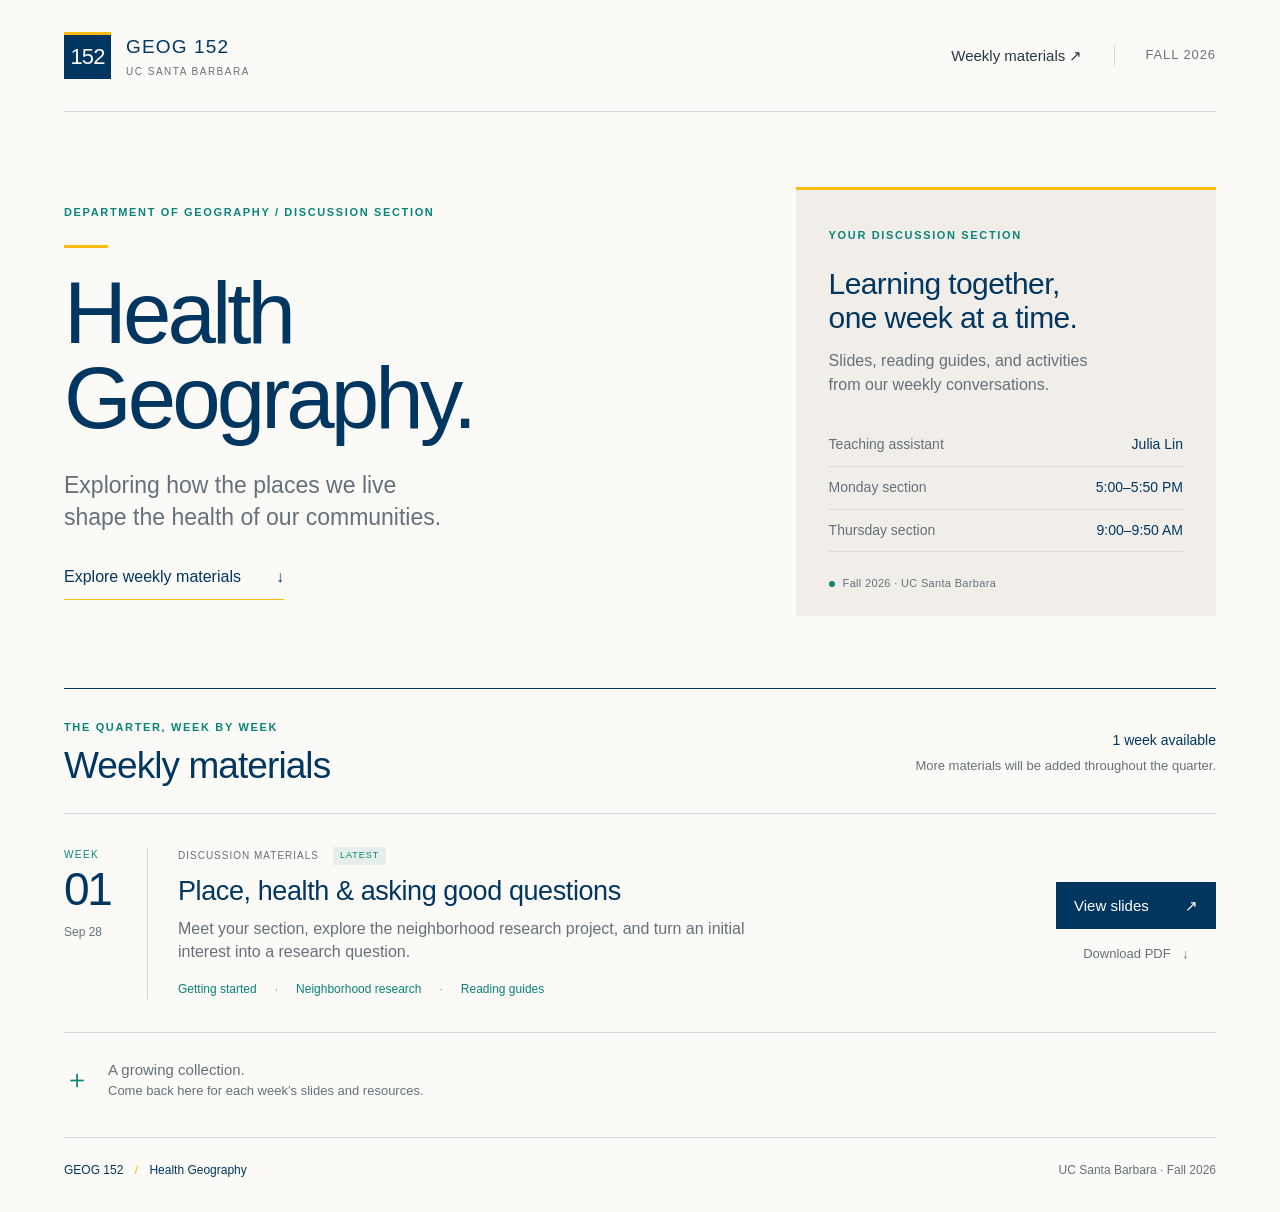
<file: docs/index.html>
<!doctype html>
<html lang="en"><head><meta charset="utf-8"><meta name="viewport" content="width=device-width,initial-scale=1">
<title>GEOG 152 · Health Geography · Fall 2026</title>
<meta name="description" content="GEOG 152 discussion materials, weekly slides, and PDFs. Fall 2026, UC Santa Barbara.">
<link rel="icon" href="./favicon.svg" type="image/svg+xml"><link rel="stylesheet" href="./course.css"></head>
<body><a class="skip" href="#materials">Skip to weekly materials</a>
<div class="page-shell"><header class="masthead"><a class="wordmark" href="./"><span class="course-mark">152</span><span>GEOG 152<small>UC SANTA BARBARA</small></span></a><nav aria-label="Main navigation"><a href="#materials">Weekly materials <span aria-hidden="true">↗</span></a><span class="term">Fall 2026</span></nav></header>
<main><section class="hero" aria-labelledby="course-title"><div class="hero-copy"><p class="eyebrow">DEPARTMENT OF GEOGRAPHY / DISCUSSION SECTION</p><span class="gold-rule"></span><h1 id="course-title">Health<br><em>Geography.</em></h1><p class="intro">Exploring how the places we live<br class="desktop-break"> shape the health of our communities.</p><a class="primary-link" href="#materials">Explore weekly materials <span aria-hidden="true">↓</span></a></div>
<aside class="section-info"><span class="eyebrow">YOUR DISCUSSION SECTION</span><h2>Learning together,<br>one week at a time.</h2><p>Slides, reading guides, and activities<br>from our weekly conversations.</p><dl><div><dt>Teaching assistant</dt><dd>Julia Lin</dd></div><div><dt>Monday section</dt><dd>5:00–5:50 PM</dd></div><div><dt>Thursday section</dt><dd>9:00–9:50 AM</dd></div></dl><div class="info-footer"><span class="status-dot"></span>Fall 2026 · UC Santa Barbara</div></aside></section>
<section id="materials" class="materials" aria-labelledby="materials-title"><div class="section-heading"><div><p class="eyebrow">THE QUARTER, WEEK BY WEEK</p><h2 id="materials-title">Weekly materials</h2></div><p>1 week available<span>More materials will be added throughout the quarter.</span></p></div>
<div class="week-list"><article class="week-row"><div class="week-index"><span>WEEK</span><strong>01</strong><time datetime="2026-09-28">Sep 28</time></div><div class="week-content"><div class="week-meta">DISCUSSION MATERIALS<span class="latest">LATEST</span></div><h3><a href="./week-01/#/1">Place, health &amp; asking good questions</a></h3><p>Meet your section, explore the neighborhood research project, and turn an initial interest into a research question.</p><ul class="topics" aria-label="Topics"><li>Getting started</li><li>Neighborhood research</li><li>Reading guides</li></ul></div><div class="week-actions"><a class="slides-button" href="./week-01/#/1">View slides <span aria-hidden="true">↗</span></a><a class="pdf-link" href="./week-01/handout.pdf" download>Download PDF <span aria-hidden="true">↓</span></a></div></article></div>
<div class="continuation"><span aria-hidden="true">＋</span><p>A growing collection.<small>Come back here for each week’s slides and resources.</small></p></div></section>
</main><footer><span>GEOG 152 <span class="footer-dot">/</span> Health Geography</span><span>UC Santa Barbara · Fall 2026</span></footer></div></body></html>
</file>
<file: docs/course.css>
:root{--navy:#003660;--gold:#febc11;--sea:#09847a;--ink:#263746;--muted:#64717b;--rule:#cfd8de;--paper:#fbfaf7;--display:"Gill Sans MT","Gill Sans",Candara,sans-serif;--text:Corbel,"Segoe UI",sans-serif;--utility:Bahnschrift,"Arial Narrow",sans-serif}
*{box-sizing:border-box}html{scroll-behavior:smooth}body{margin:0;background:var(--paper);color:var(--ink);font-family:var(--text);font-size:18px;line-height:1.55;-webkit-font-smoothing:antialiased}a{color:inherit;text-underline-offset:5px}a:focus-visible{outline:3px solid var(--sea);outline-offset:6px}a:hover{color:var(--sea)}.page-shell{max-width:1320px;margin:auto;padding:0 64px}.masthead{min-height:112px;display:flex;align-items:center;justify-content:space-between;border-bottom:1px solid var(--rule);gap:24px}.wordmark{display:flex;align-items:center;gap:15px;text-decoration:none;color:var(--navy);font-family:var(--utility);font-size:19px;letter-spacing:.06em}.wordmark small{display:block;font-size:10px;letter-spacing:.15em;color:var(--muted);margin-top:3px}.course-mark{font-size:22px;display:grid;place-items:center;border-top:3px solid var(--gold);width:47px;height:47px;background:var(--navy);color:var(--paper);letter-spacing:-.04em}.masthead nav{display:flex;align-items:center;gap:32px;font-size:15px}.masthead nav a{text-decoration:none}.term{border-left:1px solid var(--rule);padding-left:30px;color:var(--muted);font-family:var(--utility);font-size:13px;text-transform:uppercase;letter-spacing:.07em}.hero{display:grid;grid-template-columns:1.55fr 1fr;gap:80px;padding:75px 0 72px;align-items:center}.eyebrow{font-family:var(--utility);font-size:11px;line-height:1.5;font-weight:600;letter-spacing:.15em;color:var(--sea);margin:0}.gold-rule{display:block;width:44px;height:3px;background:var(--gold);margin:25px 0 22px}h1,h2,h3{font-family:var(--display);font-weight:400;color:var(--navy)}h1{font-size:clamp(64px,6.8vw,88px);line-height:.98;letter-spacing:-.045em;margin:0 0 28px}h1 em{font-style:normal}p{margin:0}.intro{font-size:23px;line-height:1.4;color:var(--muted);margin-bottom:30px}.primary-link{display:inline-flex;gap:35px;align-items:center;text-decoration:none;color:var(--navy);font-size:16px;border-bottom:1px solid var(--gold);padding-bottom:9px}.section-info{border-top:3px solid var(--gold);background:#f1eeea;padding:30px 33px 24px;align-self:center}.section-info h2{font-size:30px;line-height:1.13;letter-spacing:-.02em;margin:19px 0 14px}.section-info>p{color:var(--muted);font-size:16px}.section-info dl{margin:26px 0 23px}.section-info dl div{display:flex;justify-content:space-between;gap:20px;padding:10px 0;border-bottom:1px solid #d8dcdb;font-size:14px}.section-info dt{color:var(--muted)}.section-info dd{margin:0;color:var(--navy)}.info-footer{font-size:11px;letter-spacing:.03em;color:var(--muted);display:flex;align-items:center;gap:8px}.status-dot{width:6px;height:6px;border-radius:50%;background:var(--sea)}.materials{scroll-margin-top:24px;border-top:1px solid var(--navy);padding-top:30px}.section-heading{display:flex;justify-content:space-between;align-items:center;gap:30px;margin-bottom:26px}.section-heading h2{font-size:37px;line-height:1.1;letter-spacing:-.025em;margin:10px 0 0}.section-heading>p{text-align:right;font-size:14px;color:var(--navy)}.section-heading>p span{display:block;color:var(--muted);font-size:13px;margin-top:4px}.week-row{border-top:1px solid var(--rule);border-bottom:1px solid var(--rule);display:grid;grid-template-columns:84px 1fr 160px;gap:30px;padding:33px 0}.week-row+.week-row{border-top:0}.week-index{display:flex;flex-direction:column;align-items:flex-start;border-right:1px solid var(--rule);font-family:var(--utility)}.week-index>span{font-size:10px;letter-spacing:.14em;color:var(--sea)}.week-index strong{font-weight:400;font-size:46px;line-height:1.2;color:var(--navy);letter-spacing:-.05em}.week-index time{font-size:12px;color:var(--muted);margin-top:6px}.week-meta{font-family:var(--utility);font-size:10px;letter-spacing:.1em;color:var(--muted);display:flex;align-items:center;gap:14px}.latest{color:var(--sea);background:#e5eeea;padding:2px 7px;font-size:9px}.week-content h3{font-size:27px;letter-spacing:-.015em;line-height:1.2;margin:10px 0}.week-content h3 a{text-decoration:none}.week-content>p{font-size:16px;max-width:570px;color:var(--muted);line-height:1.45}.topics{display:flex;flex-wrap:wrap;gap:8px 18px;padding:0;margin:17px 0 0;list-style:none;font-size:12px;color:var(--sea)}.topics li+li:before{content:"·";margin-right:18px;color:#829a99}.week-actions{align-self:center;display:flex;flex-direction:column;gap:15px;text-align:center}.slides-button{display:flex;align-items:center;justify-content:space-between;background:var(--navy);color:white;padding:12px 18px;font-size:15px;text-decoration:none}.slides-button:hover{background:var(--sea);color:white}.pdf-link{color:var(--muted);font-size:13px;text-decoration:none}.pdf-link span{margin-left:8px}.continuation{display:flex;align-items:center;gap:18px;padding:25px 0 36px;color:var(--muted)}.continuation>span{font-size:26px;font-weight:300;color:var(--sea)}.continuation p{font-size:15px}.continuation small{display:block;font-size:13px}.empty-state{padding:30px 0;color:var(--muted)}footer{border-top:1px solid var(--rule);display:flex;justify-content:space-between;gap:16px;padding:23px 0 32px;color:var(--muted);font-size:12px}footer>span:first-child{color:var(--navy)}.footer-dot{color:var(--gold);margin:0 8px}.skip{position:absolute;top:-100px;left:12px;background:var(--navy);color:white;padding:10px;z-index:10}.skip:focus{top:12px}
@media(min-width:1600px){.hero{padding-top:95px;padding-bottom:90px}}
@media(max-width:950px){.page-shell{padding:0 32px}.hero{gap:35px;grid-template-columns:1.2fr 1fr}.section-info{padding:24px}.section-info dl div{display:block}.section-info dd{margin-top:3px}.week-row{grid-template-columns:70px 1fr 145px;gap:22px}.hero .eyebrow{font-size:10px}}
@media(max-width:680px){.page-shell{padding:0 22px}.masthead{min-height:88px}.masthead nav{gap:0}.masthead nav>a{font-size:12px}.term{display:none}.wordmark{font-size:16px;gap:10px}.wordmark small{font-size:8px}.course-mark{width:39px;height:42px}.hero{grid-template-columns:1fr;gap:34px;padding:40px 0}.hero .eyebrow{font-size:9px}h1{font-size:66px}.intro{font-size:20px}.section-info h2{font-size:29px}.section-info dl div{display:flex}.section-info dd{margin:0}.section-heading{align-items:flex-start;flex-direction:column;gap:12px}.section-heading h2{font-size:33px}.section-heading>p{text-align:left}.week-row{grid-template-columns:54px 1fr;gap:20px;padding:25px 0}.week-index strong{font-size:38px}.week-content h3{font-size:25px}.week-actions{grid-column:2;flex-direction:row;align-items:center;flex-wrap:wrap;gap:20px;text-align:left}.slides-button{gap:20px}.topics{gap:6px 10px}.topics li+li:before{margin-right:10px}.continuation{padding-bottom:28px}footer{flex-direction:column;gap:5px}.desktop-break{display:none}}
@media(prefers-reduced-motion:reduce){html{scroll-behavior:auto}}
</file>
